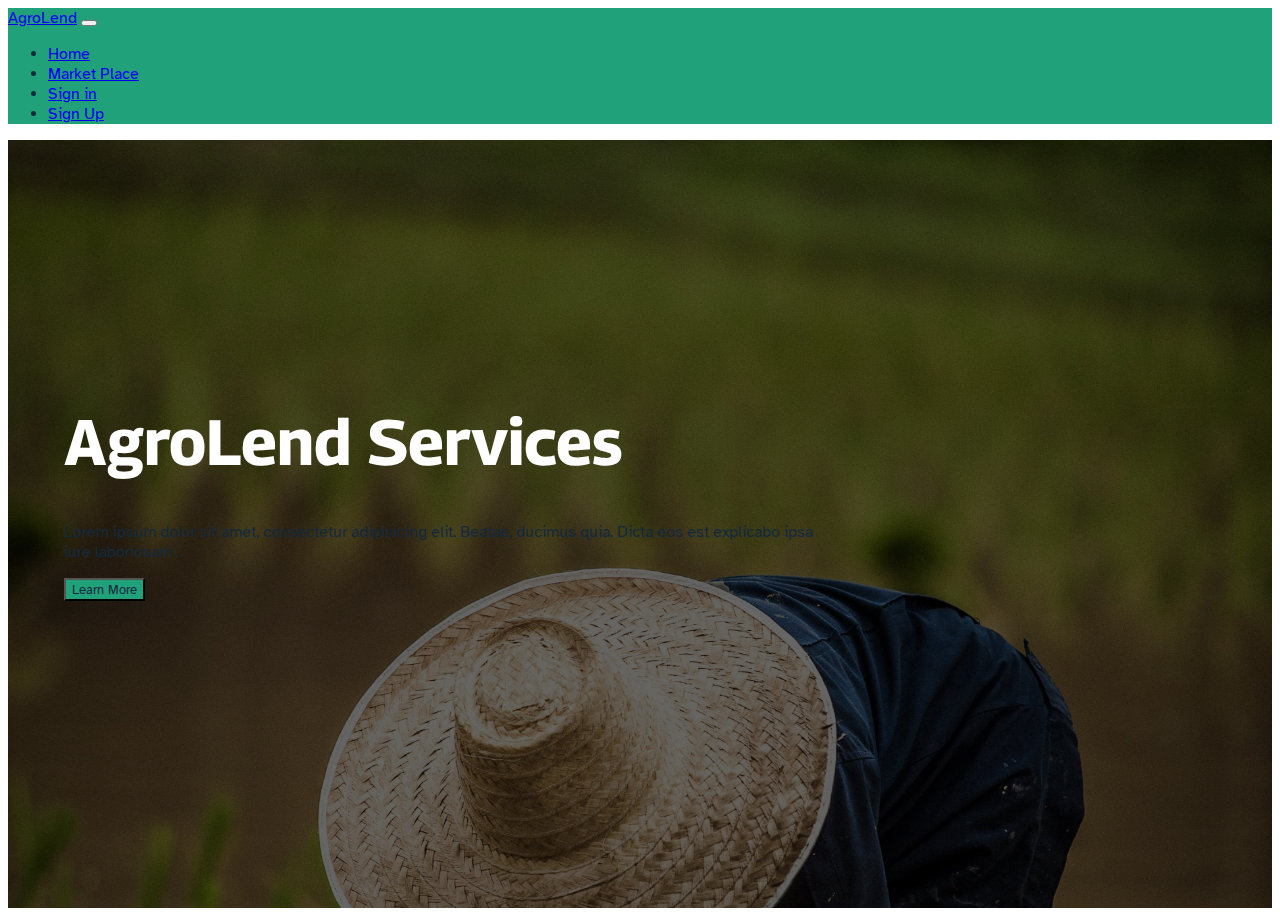
<file: index.html>
<!DOCTYPE html>
<html lang="en">
<head>
    <meta charset="UTF-8">
    <meta name="viewport" content="width=device-width, initial-scale=1.0">
    <link rel="preconnect" href="https://fonts.googleapis.com">
    <link rel="preconnect" href="https://fonts.gstatic.com" crossorigin>
    <link href="https://fonts.googleapis.com/css2?family=Atkinson+Hyperlegible&family=Georama:wght@600&display=swap"
          rel="stylesheet">
    <link rel="stylesheet" href="https://cdnjs.cloudflare.com/ajax/libs/bootstrap/5.1.0/css/bootstrap.min.css"
          integrity="sha512-F7WyTLiiiPqvu2pGumDR15med0MDkUIo5VTVyyfECR5DZmCnDhti9q5VID02ItWjq6fvDfMaBaDl2J3WdL1uxA=="
          crossorigin="anonymous" referrerpolicy="no-referrer"/>
    <link rel="stylesheet" href="https://cdnjs.cloudflare.com/ajax/libs/font-awesome/5.15.4/css/all.min.css"
          integrity="sha512-1ycn6IcaQQ40/MKBW2W4Rhis/DbILU74C1vSrLJxCq57o941Ym01SwNsOMqvEBFlcgUa6xLiPY/NS5R+E6ztJQ=="
          crossorigin="anonymous" referrerpolicy="no-referrer"/>
    <link rel="stylesheet" href="css/main.css">
    <title>AgroLend | Home</title>
</head>
<body>
<div class="wrapper">
    <div class="hero">
        <header>
            <nav class="navbar navbar-expand-lg navbar-dark bg-success px-5 py-3">
                <a class="navbar-brand" href="index.html">AgroLend</a>
                <button class="navbar-toggler" type="button" data-toggle="collapse" data-target="#navbarNav"
                        aria-controls="navbarNav" aria-expanded="false" aria-label="Toggle navigation">
                    <span class="navbar-toggler-icon"></span>
                </button>
                <div class="collapse navbar-collapse" id="navbarNav">
                    <ul class="navbar-nav ms-auto ps-3">
                        <li class="nav-item active">
                            <a class="nav-link active" href="index.html">Home <span class="sr-only">(current)</span></a>
                        </li>
                        <li class="nav-item">
                            <a class="nav-link" href="marketplace.html">Market Place</a>
                        </li>
                        <li class="nav-item">
                            <a class="nav-link" href="login.html">Sign in</a>
                        </li>
                        <li class="nav-item">
                            <a class="btn btn-light" role="button" href="register.html">Sign Up</a>
                        </li>
                    </ul>
                </div>
            </nav>
        </header>
        <img src="img/eduardo-prim-3u51-uLQICc-unsplash.jpg" class="hero-img" alt="">
        <div class="hero-content">
            <h1>AgroLend Services</h1>
            <p class="text-white fs-5">Lorem ipsum dolor sit amet, consectetur adipisicing elit. Beatae, ducimus quia.
                Dicta eos est explicabo ipsa iure laboriosam .</p>
            <button class="btn btn-success">Learn More</button>
        </div>
    </div>


</div>
<script src="https://cdnjs.cloudflare.com/ajax/libs/bootstrap/5.1.0/js/bootstrap.min.js"
        integrity="sha512-NWNl2ZLgVBoi6lTcMsHgCQyrZVFnSmcaa3zRv0L3aoGXshwoxkGs3esa9zwQHsChGRL4aLDnJjJJeP6MjPX46Q=="
        crossorigin="anonymous" referrerpolicy="no-referrer"></script>
</body>
</html>
</file>
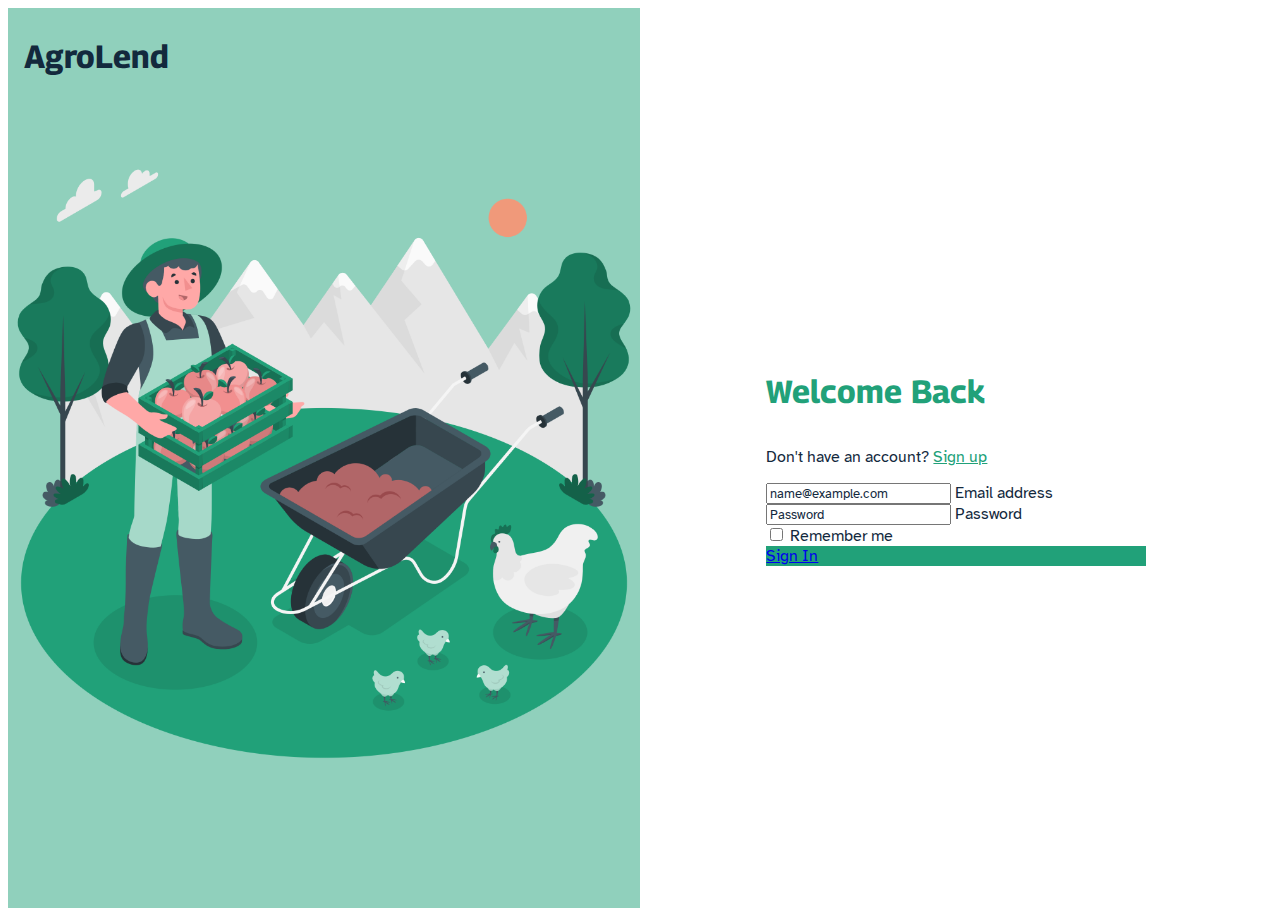
<file: login.html>
<!DOCTYPE html>
<html lang="en">
<head>
    <meta charset="UTF-8">
    <meta name="viewport" content="width=device-width, initial-scale=1.0">
    <link rel="preconnect" href="https://fonts.googleapis.com">
    <link rel="preconnect" href="https://fonts.gstatic.com" crossorigin>
    <link href="https://fonts.googleapis.com/css2?family=Atkinson+Hyperlegible&family=Georama:wght@600&display=swap"
          rel="stylesheet">
    <link rel="stylesheet" href="https://cdnjs.cloudflare.com/ajax/libs/bootstrap/5.1.0/css/bootstrap.min.css"
          integrity="sha512-F7WyTLiiiPqvu2pGumDR15med0MDkUIo5VTVyyfECR5DZmCnDhti9q5VID02ItWjq6fvDfMaBaDl2J3WdL1uxA=="
          crossorigin="anonymous" referrerpolicy="no-referrer"/>
    <link rel="stylesheet" href="https://cdnjs.cloudflare.com/ajax/libs/font-awesome/5.15.4/css/all.min.css"
          integrity="sha512-1ycn6IcaQQ40/MKBW2W4Rhis/DbILU74C1vSrLJxCq57o941Ym01SwNsOMqvEBFlcgUa6xLiPY/NS5R+E6ztJQ=="
          crossorigin="anonymous" referrerpolicy="no-referrer"/>
    <link rel="stylesheet" href="css/main.css">
    <title>AgroLend | Sign in</title>
</head>
<body>
<div class="wrapper">
    <div class="">
        <div class="login-container">
            <div class="login-img">
                <h1>AgroLend</h1>
                <img src="img/Farmer-amico.png" class="img-fluid" alt="">
            </div>
            <div class="login-section">
                <div class="login-card">
                    <h1 class="text-success">Welcome Back</h1>
                    <p>Don't have an account? <a href="register.html" class="text-success">Sign up</a></p>
                    <div class="form-floating mb-3">
                        <input type="email" class="form-control" id="floatingInput" placeholder="name@example.com">
                        <label for="floatingInput">Email address</label>
                    </div>
                    <div class="form-floating mb-3">
                        <input type="password" class="form-control" id="floatingPassword" placeholder="Password">
                        <label for="floatingPassword">Password</label>
                    </div>
                    <div class="form-check mb-3">
                        <input class="form-check-input " type="checkbox" value="" id="flexCheckDefault">
                        <label class="form-check-label" for="flexCheckDefault">
                            Remember me
                        </label>
                    </div>
                    <a class="btn btn-success btn-block" href="index.html" role="button">Sign In</a>
                </div>
            </div>
        </div>
    </div>
</div>

<script src="https://cdnjs.cloudflare.com/ajax/libs/bootstrap/5.1.0/js/bootstrap.min.js"
        integrity="sha512-NWNl2ZLgVBoi6lTcMsHgCQyrZVFnSmcaa3zRv0L3aoGXshwoxkGs3esa9zwQHsChGRL4aLDnJjJJeP6MjPX46Q=="
        crossorigin="anonymous" referrerpolicy="no-referrer"></script>
</body>
</html>
</file>
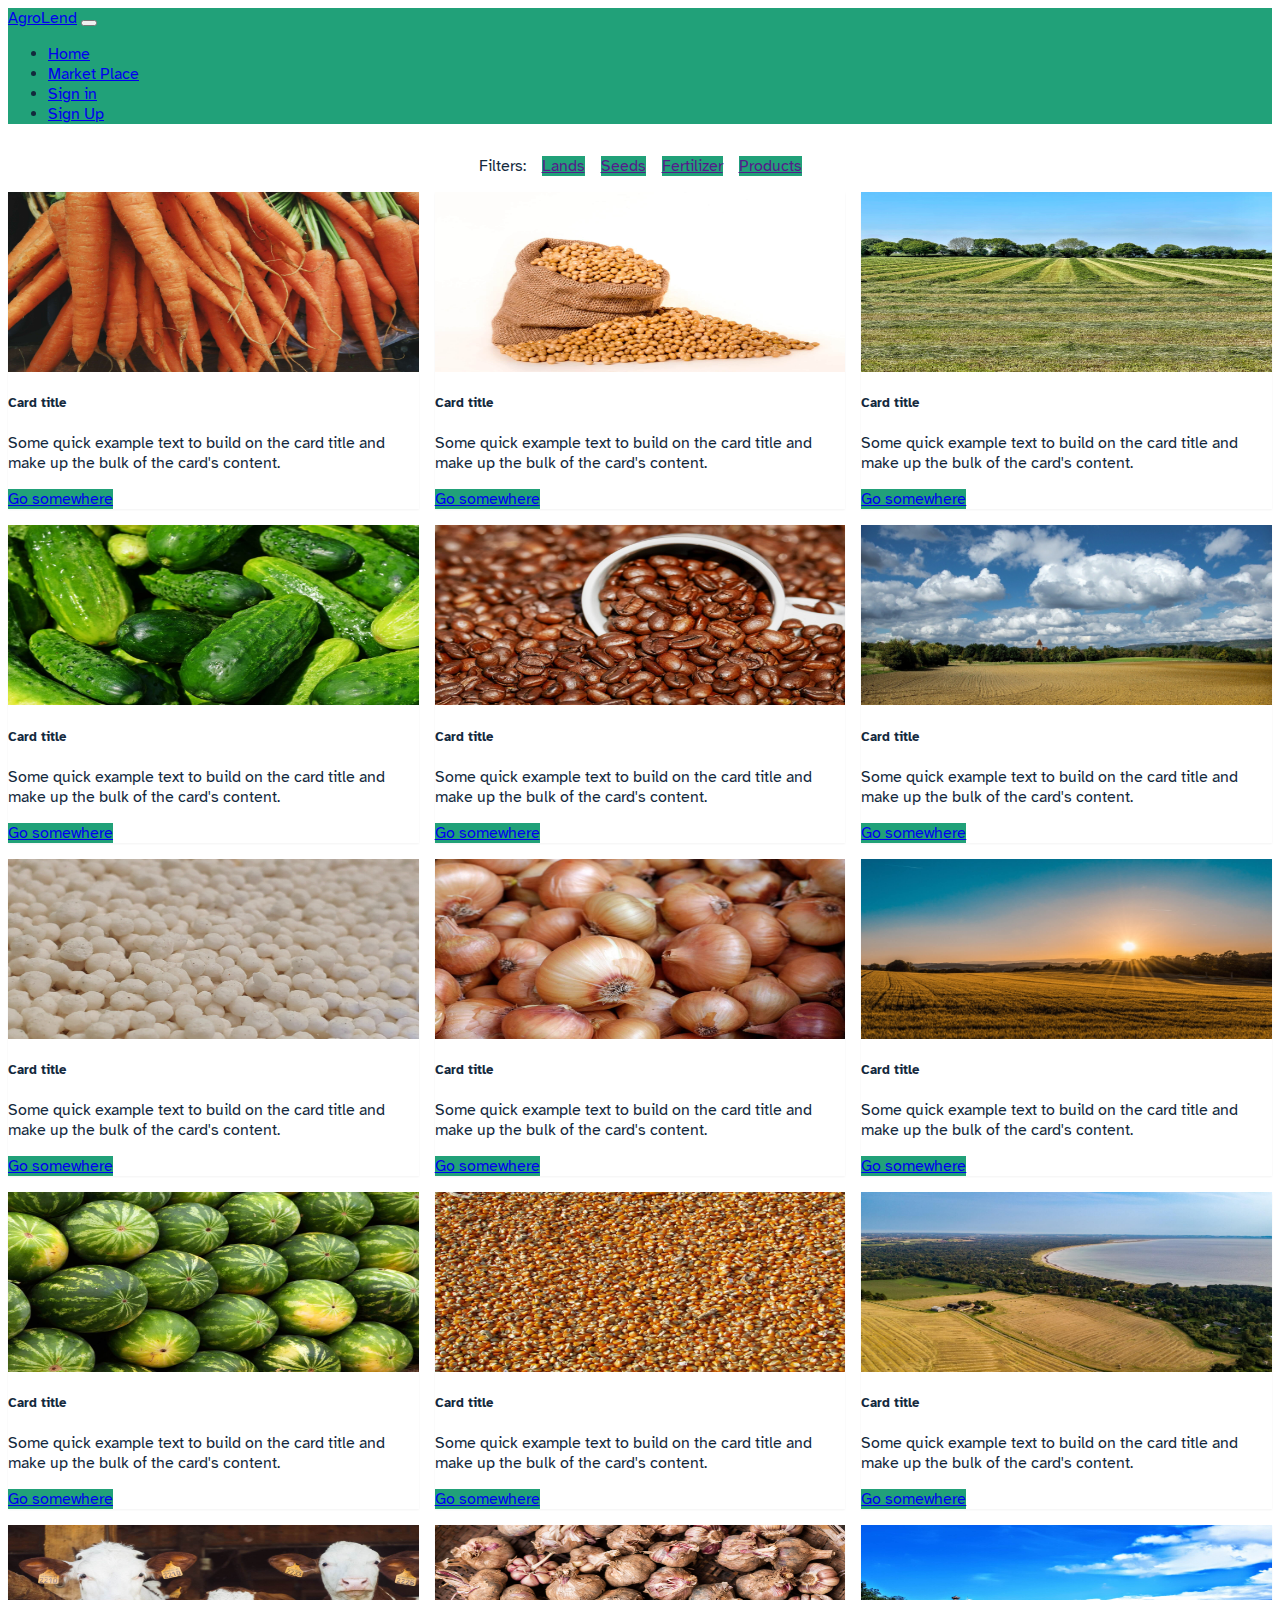
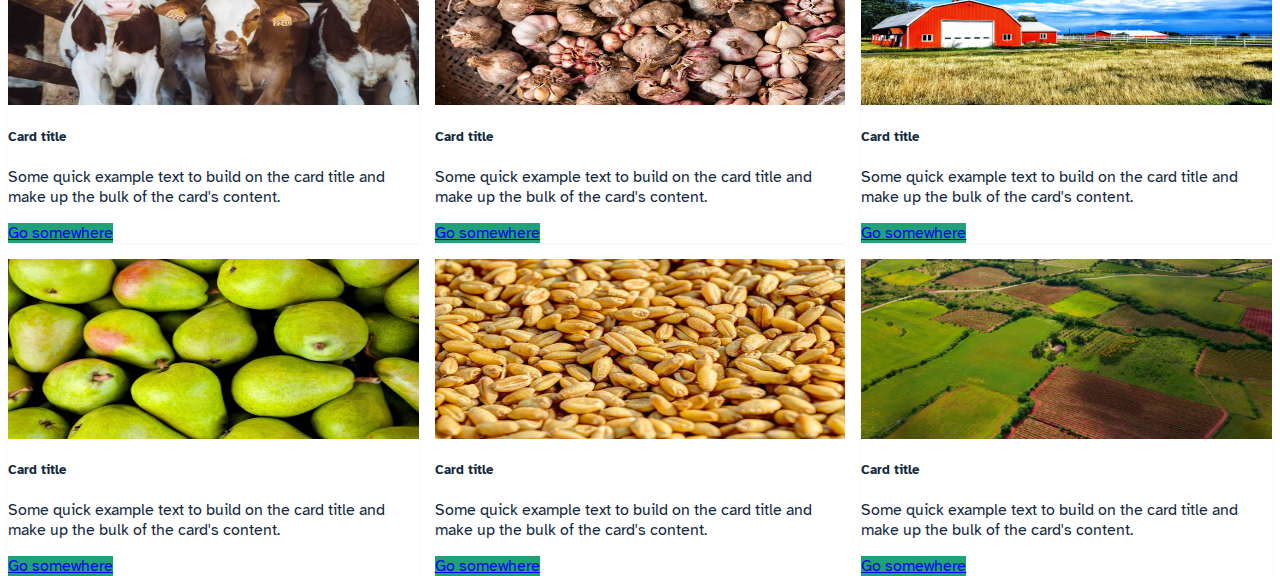
<file: marketplace.html>
<!DOCTYPE html>
<html lang="en">
<head>
    <meta charset="UTF-8">
    <meta name="viewport" content="width=device-width, initial-scale=1.0">
    <link rel="preconnect" href="https://fonts.googleapis.com">
    <link rel="preconnect" href="https://fonts.gstatic.com" crossorigin>
    <link href="https://fonts.googleapis.com/css2?family=Atkinson+Hyperlegible&family=Georama:wght@600&display=swap"
          rel="stylesheet">
    <link rel="stylesheet" href="https://cdnjs.cloudflare.com/ajax/libs/bootstrap/5.1.0/css/bootstrap.min.css"
          integrity="sha512-F7WyTLiiiPqvu2pGumDR15med0MDkUIo5VTVyyfECR5DZmCnDhti9q5VID02ItWjq6fvDfMaBaDl2J3WdL1uxA=="
          crossorigin="anonymous" referrerpolicy="no-referrer"/>
    <link rel="stylesheet" href="https://cdnjs.cloudflare.com/ajax/libs/font-awesome/5.15.4/css/all.min.css"
          integrity="sha512-1ycn6IcaQQ40/MKBW2W4Rhis/DbILU74C1vSrLJxCq57o941Ym01SwNsOMqvEBFlcgUa6xLiPY/NS5R+E6ztJQ=="
          crossorigin="anonymous" referrerpolicy="no-referrer"/>
    <link rel="stylesheet" href="css/main.css">
    <title>AgroLend | Marketplace</title>
</head>
<body>
<div class="wrapper">
    <header>
        <nav class="navbar navbar-expand-lg navbar-dark bg-success px-5 py-3">
            <a class="navbar-brand" href="index.html">AgroLend</a>
            <button class="navbar-toggler" type="button" data-toggle="collapse" data-target="#navbarNav"
                    aria-controls="navbarNav" aria-expanded="false" aria-label="Toggle navigation">
                <span class="navbar-toggler-icon"></span>
            </button>
            <div class="collapse navbar-collapse" id="navbarNav">
                <ul class="navbar-nav ms-auto ps-3">
                    <li class="nav-item active">
                        <a class="nav-link" href="index.html">Home <span class="sr-only">(current)</span></a>
                    </li>
                    <li class="nav-item">
                        <a class="nav-link active" href="marketplace.html">Market Place <span
                                class="sr-only">(current)</span></a>
                    </li>
                    <li class="nav-item">
                        <a class="nav-link" href="login.html">Sign in</a>
                    </li>
                    <li class="nav-item">
                        <a class="btn btn-light" role="button" href="register.html">Sign Up</a>
                    </li>
                </ul>
            </div>
        </nav>
    </header>
    <main class="container">
        <div class="market">
            <div class="filters my-3">
                <p class="fs-5 mb-0">Filters:</p>
                <a href="" class="px-3 py-1 rounded-pill bg-success text-white text-decoration-none">Lands</a>
                <a href="" class="px-3 py-1 rounded-pill bg-success text-white text-decoration-none">Seeds</a>
                <a href="" class="px-3 py-1 rounded-pill bg-success text-white text-decoration-none">Fertilizer</a>
                <a href="" class="px-3 py-1 rounded-pill bg-success text-white text-decoration-none">Products</a>
            </div>
            <div class="items-grid container mt-5 mb-5">
                <div class="g-col-4">
                    <div class="card">
                        <div class="card-img-top" style="height: 180px; width: 100%;">
                            <img src="img/harshal-s-hirve-yNB8niq1qCk-unsplash.jpg" class="img-fluid card-img" alt="">
                        </div>
                        <div class="card-body">
                            <h5 class="card-title">Card title</h5>
                            <p class="card-text">Some quick example text to build on the card title and make up the bulk
                                of the card's content.</p>
                            <a href="product.html" class="btn btn-success">Go somewhere</a>
                        </div>
                    </div>
                </div>
                <div class="g-col-4">
                    <div class="card">
                        <div class="card-img-top" style="height: 180px; width: 100%;">
                            <img src="img/soybeans-2039642_1920.jpg" class="img-fluid card-img" alt="">
                        </div>
                        <div class="card-body">
                            <h5 class="card-title">Card title</h5>
                            <p class="card-text">Some quick example text to build on the card title and make up the bulk
                                of the card's content.</p>
                            <a href="#" class="btn btn-success">Go somewhere</a>
                        </div>
                    </div>
                </div>
                <div class="g-col-4">
                    <div class="card">
                        <div class="card-img-top" style="height: 180px; width: 100%;">
                            <img src="img/bill-eccles-9r3WhfQhAX8-unsplash.jpg" class="img-fluid card-img" alt="">
                        </div>
                        <div class="card-body">
                            <h5 class="card-title">Card title</h5>
                            <p class="card-text">Some quick example text to build on the card title and make up the bulk
                                of the card's content.</p>
                            <a href="#" class="btn btn-success">Go somewhere</a>
                        </div>
                    </div>
                </div>
                <div class="g-col-4">
                    <div class="card">
                        <div class="card-img-top" style="height: 180px; width: 100%;">
                            <img src="img/cucumbers-849269_1920.jpg" class="img-fluid card-img" alt="">
                        </div>
                        <div class="card-body">
                            <h5 class="card-title">Card title</h5>
                            <p class="card-text">Some quick example text to build on the card title and make up the bulk
                                of the card's content.</p>
                            <a href="#" class="btn btn-success">Go somewhere</a>
                        </div>
                    </div>
                </div>
                <div class="g-col-4">
                    <div class="card">
                        <div class="card-img-top" style="height: 180px; width: 100%;">
                            <img src="img/coffee-3392159_1920.jpg" class="img-fluid card-img" alt="">
                        </div>
                        <div class="card-body">
                            <h5 class="card-title">Card title</h5>
                            <p class="card-text">Some quick example text to build on the card title and make up the bulk
                                of the card's content.</p>
                            <a href="#" class="btn btn-success">Go somewhere</a>
                        </div>
                    </div>
                </div>
                <div class="g-col-4">
                    <div class="card">
                        <div class="card-img-top" style="height: 180px; width: 100%;">
                            <img src="img/farm-972717_1920.jpg" class="img-fluid card-img" alt="">
                        </div>
                        <div class="card-body">
                            <h5 class="card-title">Card title</h5>
                            <p class="card-text">Some quick example text to build on the card title and make up the bulk
                                of the card's content.</p>
                            <a href="#" class="btn btn-success">Go somewhere</a>
                        </div>
                    </div>
                </div>
                <div class="g-col-4">
                    <div class="card">
                        <div class="card-img-top" style="height: 180px; width: 100%;">
                            <img src="img/fertilizer-5201380_1920.jpg" class="img-fluid card-img" alt="">
                        </div>
                        <div class="card-body">
                            <h5 class="card-title">Card title</h5>
                            <p class="card-text">Some quick example text to build on the card title and make up the bulk
                                of the card's content.</p>
                            <a href="#" class="btn btn-success">Go somewhere</a>
                        </div>
                    </div>
                </div>
                <div class="g-col-4">
                    <div class="card">
                        <div class="card-img-top" style="height: 180px; width: 100%;">
                            <img src="img/onions-1397037_1920.jpg" class="img-fluid card-img" alt="">
                        </div>
                        <div class="card-body">
                            <h5 class="card-title">Card title</h5>
                            <p class="card-text">Some quick example text to build on the card title and make up the bulk
                                of the card's content.</p>
                            <a href="#" class="btn btn-success">Go somewhere</a>
                        </div>
                    </div>
                </div>
                <div class="g-col-4">
                    <div class="card">
                        <div class="card-img-top" style="height: 180px; width: 100%;">
                            <img src="img/federico-respini-sYffw0LNr7s-unsplash.jpg" class="img-fluid card-img" alt="">
                        </div>
                        <div class="card-body">
                            <h5 class="card-title">Card title</h5>
                            <p class="card-text">Some quick example text to build on the card title and make up the bulk
                                of the card's content.</p>
                            <a href="#" class="btn btn-success">Go somewhere</a>
                        </div>
                    </div>
                </div>
                <div class="g-col-4">
                    <div class="card">
                        <div class="card-img-top" style="height: 180px; width: 100%;">
                            <img src="img/watermelons-2636_1920.jpg" class="img-fluid card-img" alt="">
                        </div>
                        <div class="card-body">
                            <h5 class="card-title">Card title</h5>
                            <p class="card-text">Some quick example text to build on the card title and make up the bulk
                                of the card's content.</p>
                            <a href="#" class="btn btn-success">Go somewhere</a>
                        </div>
                    </div>
                </div>
                <div class="g-col-4">
                    <div class="card">
                        <div class="card-img-top" style="height: 180px; width: 100%;">
                            <img src="img/corn-264520_1920.jpg" class="img-fluid card-img" alt="">
                        </div>
                        <div class="card-body">
                            <h5 class="card-title">Card title</h5>
                            <p class="card-text">Some quick example text to build on the card title and make up the bulk
                                of the card's content.</p>
                            <a href="#" class="btn btn-success">Go somewhere</a>
                        </div>
                    </div>
                </div>
                <div class="g-col-4">
                    <div class="card">
                        <div class="card-img-top" style="height: 180px; width: 100%;">
                            <img src="img/rahbek-media-ULYOjiwEs5Y-unsplash.jpg" class="img-fluid card-img" alt="">
                        </div>
                        <div class="card-body">
                            <h5 class="card-title">Card title</h5>
                            <p class="card-text">Some quick example text to build on the card title and make up the bulk
                                of the card's content.</p>
                            <a href="#" class="btn btn-success">Go somewhere</a>
                        </div>
                    </div>
                </div>
                <div class="g-col-4">
                    <div class="card">
                        <div class="card-img-top" style="height: 180px; width: 100%;">
                            <img src="img/annie-spratt-JMjNnQ2xFoY-unsplash.jpg" class="img-fluid card-img" alt="">
                        </div>
                        <div class="card-body">
                            <h5 class="card-title">Card title</h5>
                            <p class="card-text">Some quick example text to build on the card title and make up the bulk
                                of the card's content.</p>
                            <a href="#" class="btn btn-success">Go somewhere</a>
                        </div>
                    </div>
                </div>
                <div class="g-col-4">
                    <div class="card">
                        <div class="card-img-top" style="height: 180px; width: 100%;">
                            <img src="img/joey-huang-ZnYs2sGzfvo-unsplash.jpg" class="img-fluid card-img" alt="">
                        </div>
                        <div class="card-body">
                            <h5 class="card-title">Card title</h5>
                            <p class="card-text">Some quick example text to build on the card title and make up the bulk
                                of the card's content.</p>
                            <a href="#" class="btn btn-success">Go somewhere</a>
                        </div>
                    </div>
                </div>
                <div class="g-col-4">
                    <div class="card">
                        <div class="card-img-top" style="height: 180px; width: 100%;">
                            <img src="img/benoit-debaix-EoIXZXoe-nw-unsplash.jpg" class="img-fluid card-img" alt="">
                        </div>
                        <div class="card-body">
                            <h5 class="card-title">Card title</h5>
                            <p class="card-text">Some quick example text to build on the card title and make up the bulk
                                of the card's content.</p>
                            <a href="#" class="btn btn-success">Go somewhere</a>
                        </div>
                    </div>
                </div>
                <div class="g-col-4">
                    <div class="card">
                        <div class="card-img-top" style="height: 180px; width: 100%;">
                            <img src="img/fruits-1534494_1920.jpg" class="img-fluid card-img" alt="">
                        </div>
                        <div class="card-body">
                            <h5 class="card-title">Card title</h5>
                            <p class="card-text">Some quick example text to build on the card title and make up the bulk
                                of the card's content.</p>
                            <a href="#" class="btn btn-success">Go somewhere</a>
                        </div>
                    </div>
                </div>
                <div class="g-col-4">
                    <div class="card">
                        <div class="card-img-top" style="height: 180px; width: 100%;">
                            <img src="img/wheat-381848_1920.jpg" class="img-fluid card-img" alt="">
                        </div>
                        <div class="card-body">
                            <h5 class="card-title">Card title</h5>
                            <p class="card-text">Some quick example text to build on the card title and make up the bulk
                                of the card's content.</p>
                            <a href="#" class="btn btn-success">Go somewhere</a>
                        </div>
                    </div>
                </div>
                <div class="g-col-4">
                    <div class="card">
                        <div class="card-img-top" style="height: 180px; width: 100%;">
                            <img src="img/gautier-pfeiffer-WPapb9IqRKw-unsplash.jpg" class="img-fluid card-img" alt="">
                        </div>
                        <div class="card-body">
                            <h5 class="card-title">Card title</h5>
                            <p class="card-text">Some quick example text to build on the card title and make up the bulk
                                of the card's content.</p>
                            <a href="#" class="btn btn-success">Go somewhere</a>
                        </div>
                    </div>
                </div>

            </div>
        </div>
    </main>
</div>
</body>
</html>
</file>
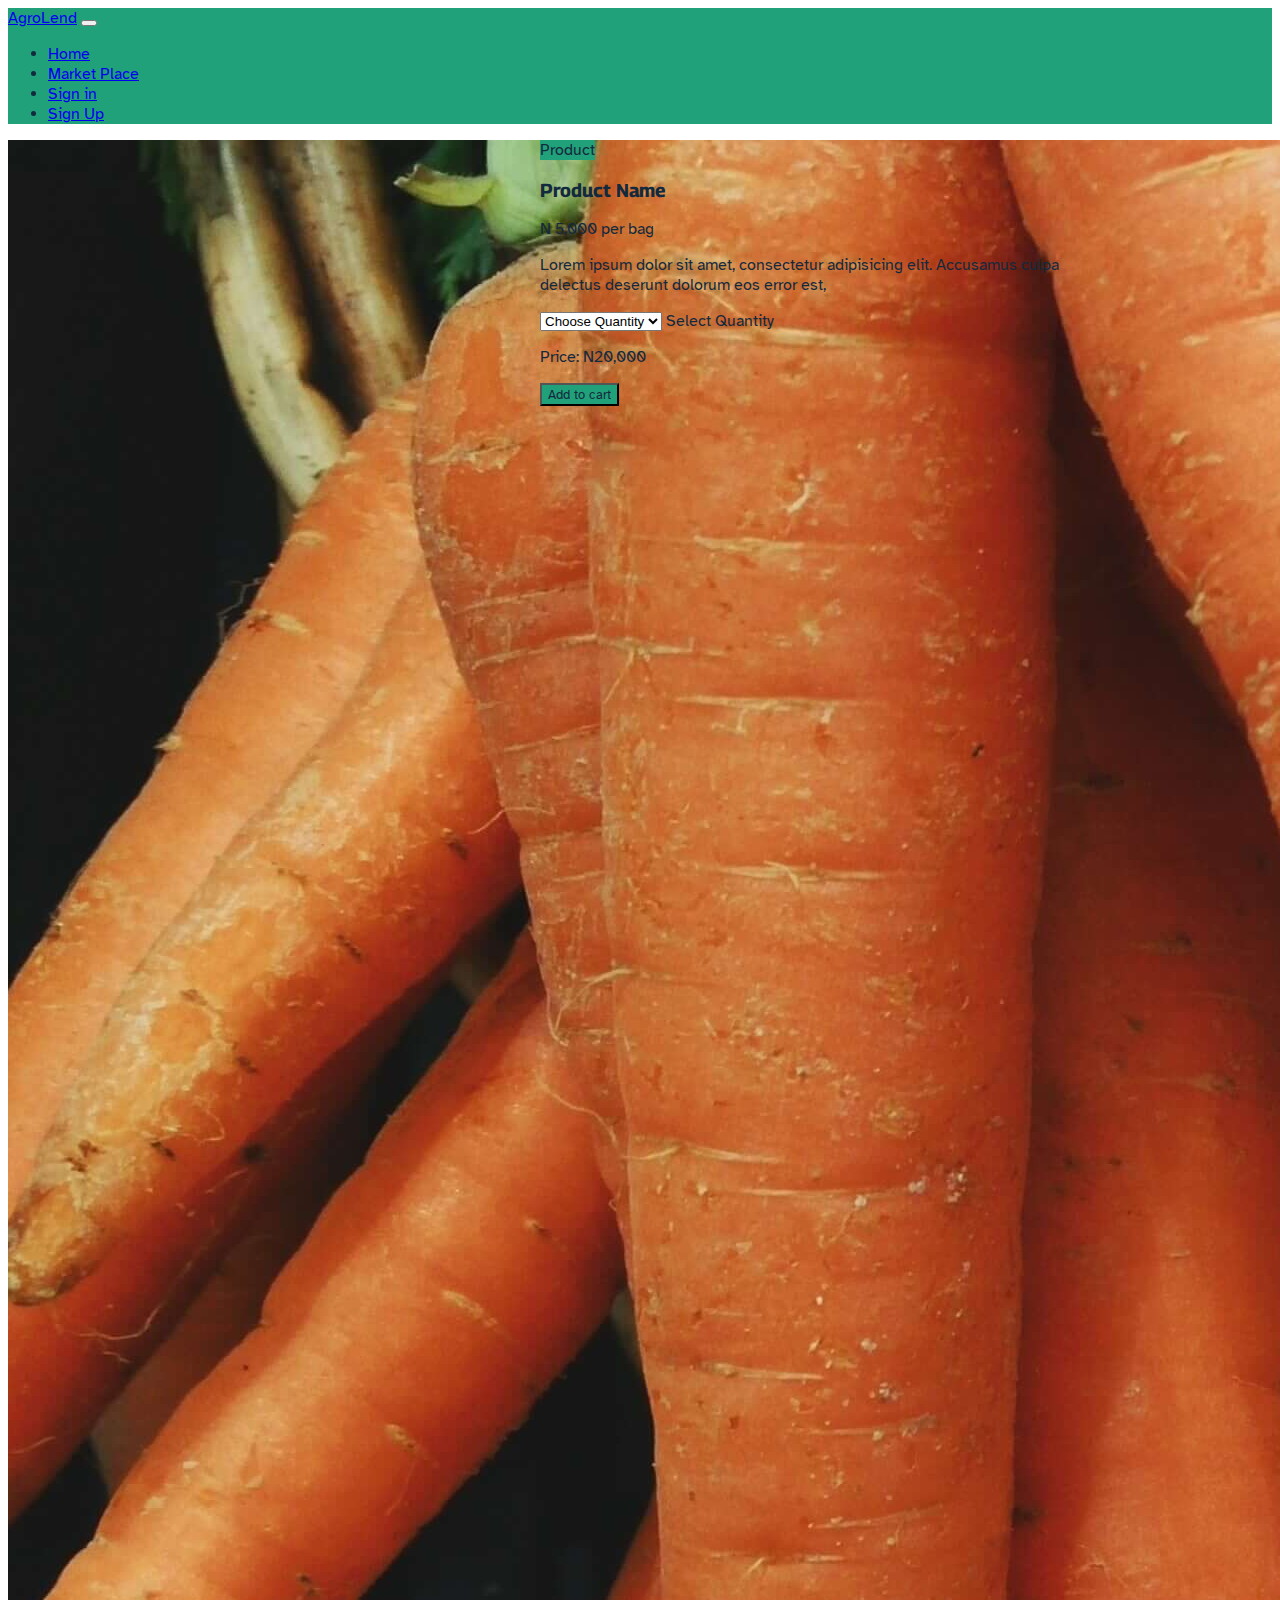
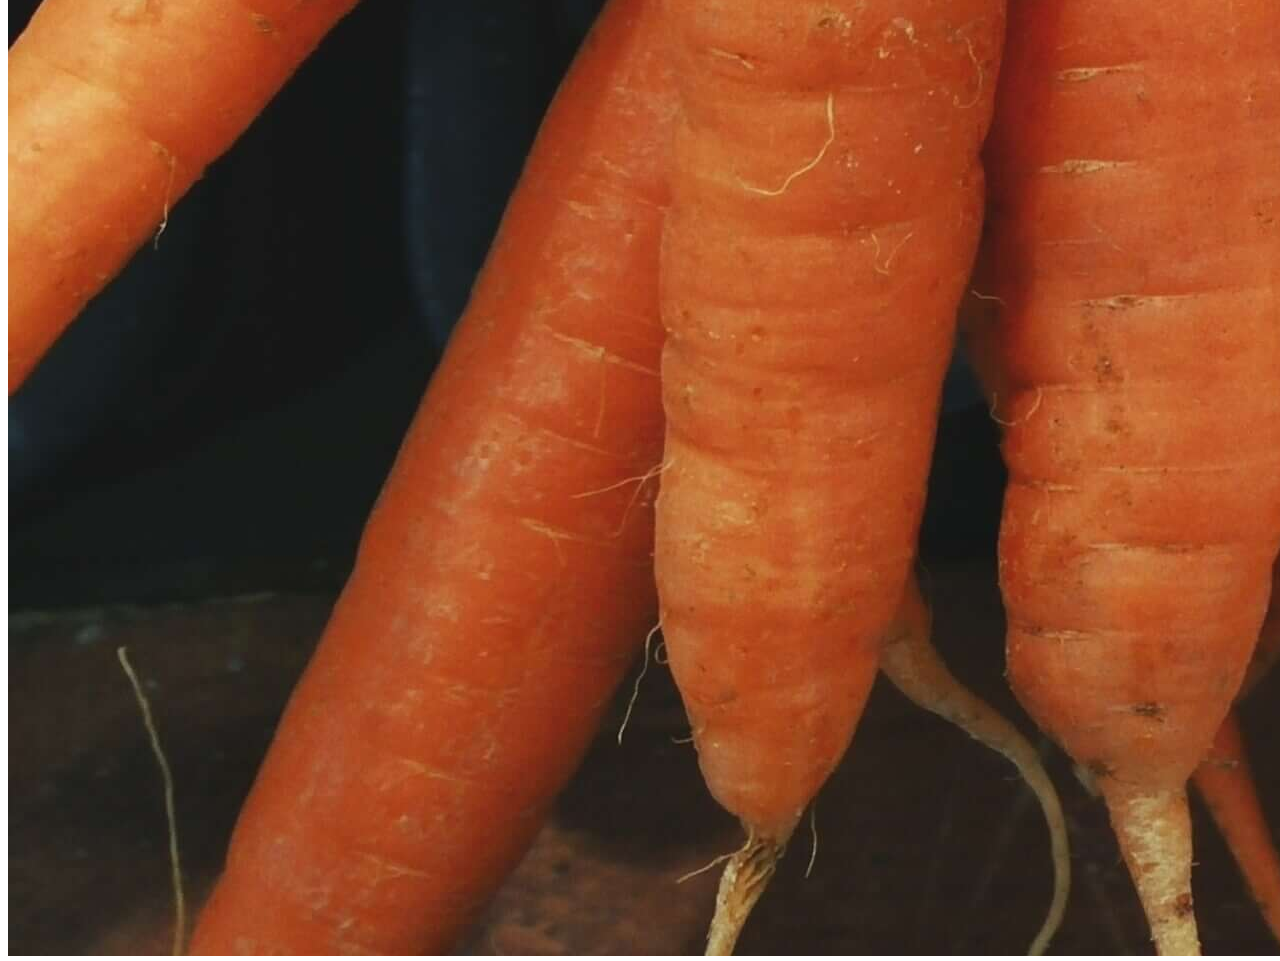
<file: product.html>
<!DOCTYPE html>
<html lang="en">
<head>
    <meta charset="UTF-8">
    <meta name="viewport" content="width=device-width, initial-scale=1.0">
    <link rel="preconnect" href="https://fonts.googleapis.com">
    <link rel="preconnect" href="https://fonts.gstatic.com" crossorigin>
    <link href="https://fonts.googleapis.com/css2?family=Atkinson+Hyperlegible&family=Georama:wght@600&display=swap"
          rel="stylesheet">
    <link rel="stylesheet" href="https://cdnjs.cloudflare.com/ajax/libs/bootstrap/5.1.0/css/bootstrap.min.css"
          integrity="sha512-F7WyTLiiiPqvu2pGumDR15med0MDkUIo5VTVyyfECR5DZmCnDhti9q5VID02ItWjq6fvDfMaBaDl2J3WdL1uxA=="
          crossorigin="anonymous" referrerpolicy="no-referrer"/>
    <link rel="stylesheet" href="https://cdnjs.cloudflare.com/ajax/libs/font-awesome/5.15.4/css/all.min.css"
          integrity="sha512-1ycn6IcaQQ40/MKBW2W4Rhis/DbILU74C1vSrLJxCq57o941Ym01SwNsOMqvEBFlcgUa6xLiPY/NS5R+E6ztJQ=="
          crossorigin="anonymous" referrerpolicy="no-referrer"/>
    <link rel="stylesheet" href="css/main.css">
    <title>AgroLend | Product</title>
</head>
<body>
<div class="wrapper">
    <header>
        <nav class="navbar navbar-expand-lg navbar-dark bg-success px-5 py-3">
            <a class="navbar-brand" href="index.html">AgroLend</a>
            <button class="navbar-toggler" type="button" data-toggle="collapse" data-target="#navbarNav"
                    aria-controls="navbarNav" aria-expanded="false" aria-label="Toggle navigation">
                <span class="navbar-toggler-icon"></span>
            </button>
            <div class="collapse navbar-collapse" id="navbarNav">
                <ul class="navbar-nav ms-auto ps-3">
                    <li class="nav-item active">
                        <a class="nav-link" href="index.html">Home <span class="sr-only">(current)</span></a>
                    </li>
                    <li class="nav-item">
                        <a class="nav-link active" href="marketplace.html">Market Place <span
                                class="sr-only">(current)</span></a>
                    </li>
                    <li class="nav-item">
                        <a class="nav-link" href="login.html">Sign in</a>
                    </li>
                    <li class="nav-item">
                        <a class="btn btn-light" role="button" href="register.html">Sign Up</a>
                    </li>
                </ul>
            </div>
        </nav>
    </header>
    <main class="container">
        <div class="grid mt-5">
            <div class="product-img">
                <img src="img/harshal-s-hirve-yNB8niq1qCk-unsplash.jpg" class="img-fluid img-thumbnail" alt="">
            </div>
            <div class="product-desc ">
                <span class="badge rounded-pill bg-success">Product</span>
                <div>
                    <h3>Product Name</h3>
                    <p class="text-secondary fw-bold">N 5,000 per bag</p>
                </div>
                <div>
                    <p>Lorem ipsum dolor sit amet, consectetur adipisicing elit. Accusamus culpa delectus deserunt
                        dolorum eos error est,
                    </p>
                </div>
                <div class="d-flex justify-content-between align-items-center">
                    <div class="form-floating mb-3 w-50">
                        <select class="form-select" id="floatingSelect" aria-label="Floating label select example">
                            <option value="0">Choose Quantity</option>
                            <option value="farmer">25</option>
                            <option value="supplier">50</option>
                            <option value="land-owner">75</option>
                            <option value="buyer">100</option>
                        </select>
                        <label for="floatingSelect">Select Quantity</label>
                    </div>
                    <div>
                        <p class="fw-bold fs-5">Price: N20,000</p>
                    </div>
                </div>
                    <button class="btn btn-block btn-success w-100">Add to cart</button>
                <table>
                    <thead>
                    <tr>
                        <th></th>
                    </tr>
                    </thead>
                </table>
            </div>
        </div>

    </main>
</div>

<script src="https://cdnjs.cloudflare.com/ajax/libs/bootstrap/5.1.0/js/bootstrap.min.js"
        integrity="sha512-NWNl2ZLgVBoi6lTcMsHgCQyrZVFnSmcaa3zRv0L3aoGXshwoxkGs3esa9zwQHsChGRL4aLDnJjJJeP6MjPX46Q=="
        crossorigin="anonymous" referrerpolicy="no-referrer"></script>
</body>
</html>
</file>
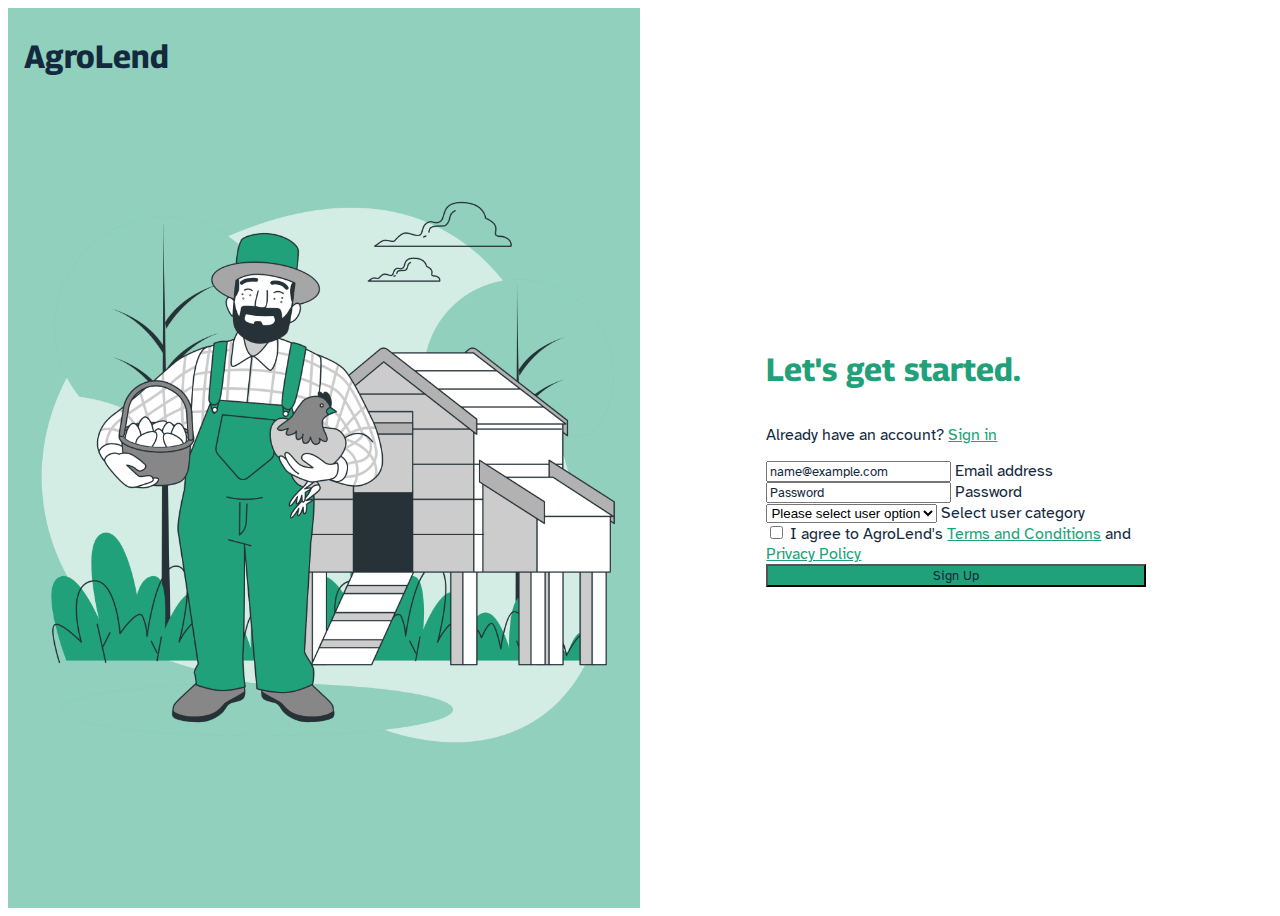
<file: register.html>
<!DOCTYPE html>
<html lang="en">
<head>
    <meta charset="UTF-8">
    <meta name="viewport" content="width=device-width, initial-scale=1.0">
    <link rel="preconnect" href="https://fonts.googleapis.com">
    <link rel="preconnect" href="https://fonts.gstatic.com" crossorigin>
    <link href="https://fonts.googleapis.com/css2?family=Atkinson+Hyperlegible&family=Georama:wght@600&display=swap"
          rel="stylesheet">
    <link rel="stylesheet" href="https://cdnjs.cloudflare.com/ajax/libs/bootstrap/5.1.0/css/bootstrap.min.css"
          integrity="sha512-F7WyTLiiiPqvu2pGumDR15med0MDkUIo5VTVyyfECR5DZmCnDhti9q5VID02ItWjq6fvDfMaBaDl2J3WdL1uxA=="
          crossorigin="anonymous" referrerpolicy="no-referrer"/>
    <link rel="stylesheet" href="https://cdnjs.cloudflare.com/ajax/libs/font-awesome/5.15.4/css/all.min.css"
          integrity="sha512-1ycn6IcaQQ40/MKBW2W4Rhis/DbILU74C1vSrLJxCq57o941Ym01SwNsOMqvEBFlcgUa6xLiPY/NS5R+E6ztJQ=="
          crossorigin="anonymous" referrerpolicy="no-referrer"/>
    <link rel="stylesheet" href="css/main.css">
    <title>AgroLend | Sign Up</title>
</head>
<body>
<div class="wrapper">
    <div class="">
        <div class="login-container">
            <div class="login-img">
                <h1>AgroLend</h1>
                <img src="img/Farmer-bro.png" class="img-fluid" alt="">
            </div>
            <div class="login-section">
                <div class="login-card">
                    <h1 class="text-success">Let's get started.</h1>
                    <p>Already have an account? <a href="login.html" class="text-success">Sign in</a></p>
                    <div class="form-floating mb-3">
                        <input type="email" class="form-control" id="floatingInput" placeholder="name@example.com">
                        <label for="floatingInput">Email address</label>
                    </div>
                    <div class="form-floating mb-3">
                        <input type="password" class="form-control" id="floatingPassword" placeholder="Password">
                        <label for="floatingPassword">Password</label>
                    </div>
                    <div class="form-floating mb-3">
                        <select class="form-select" id="floatingSelect" aria-label="Floating label select example">
                            <option value="0">Please select user option</option>
                            <option value="farmer">Farmer</option>
                            <option value="supplier">Supply Company</option>
                            <option value="land-owner">Land Owner</option>
                            <option value="buyer">Buyer</option>
                        </select>
                        <label for="floatingSelect">Select user category</label>
                    </div>
                    <div class="form-check mb-3">
                        <input class="form-check-input " type="checkbox" value="" id="flexCheckDefault">
                        <label class="form-check-label" for="flexCheckDefault">
                            I agree to AgroLend's <a href="#" class="text-success">Terms and Conditions</a> and <a
                                href="#"
                                class="text-success">Privacy
                            Policy</a>
                        </label>
                    </div>
                    <button class="btn btn-success btn-block">Sign Up</button>
                </div>
            </div>
        </div>
    </div>
</div>

<script src="https://cdnjs.cloudflare.com/ajax/libs/bootstrap/5.1.0/js/bootstrap.min.js"
        integrity="sha512-NWNl2ZLgVBoi6lTcMsHgCQyrZVFnSmcaa3zRv0L3aoGXshwoxkGs3esa9zwQHsChGRL4aLDnJjJJeP6MjPX46Q=="
        crossorigin="anonymous" referrerpolicy="no-referrer"></script>
</body>
</html>
</file>
<file: css/main.css>
h1, h2, h3, h4 {
    font-family: 'Georama', sans-serif;
}

p, span, button, label, li, div, ::placeholder {
    font-family: 'Atkinson Hyperlegible', sans-serif;
    color: #13293d;
}

.text-success {
    color: #21a179 !important;
}

.bg-success, .btn-success {
    background: #21a179 !important;
}

body {
    font-size: 16px;
}

.wrapper {
    width: 100%;
    height: 100vh;
}

.hero {
    width: 100%;
    overflow: hidden;
    height: 100vh;
}

.hero-content {
    position: absolute;
    top: 40%;
    left: 5%;
    color: #fff;
    font-family: 'Roboto', sans-serif;
    width: 60%;
}

.hero-content h1 {
    font-size: 4rem;
}

.hero-img {
    width: 100%;
    height: 100vh;
    object-fit: cover;
    filter: brightness(.4);
}

.login-container {
    height: 100vh;
    display: flex;
    width: 100%;
    align-items: center;
    overflow-y: hidden;
}

.login-img h1 {
    position: absolute;
    top: 0;
    padding: 1rem;
    color: #13293d;
}

.login-img {
    width: 50%;
    display: flex;
    justify-content: center;
    flex-direction: column;
    height: 100%;
    background: #90d0bc;
}

.login-img img {
    width: 100%;
}

.login-section {
    display: flex;
    flex-direction: column;
    align-items: center;
    justify-content: center;
    width: 50%;
}

.login-card {
    display: flex;
    flex-direction: column;
    justify-content: center;
    width: 60%;
}

.market {
    display: flex;
    flex-direction: column;
    width: 100%;
    height: 100%;
}

.items-grid {
    width: 100%;
    display: grid;
    grid-template-columns: repeat(3, 1fr);
    gap: 1em;
}

.filters {
    display: flex;
    align-items: center;
    justify-content: center;
    gap: 1rem;
}

.card-img {
    width: 100%;
    height: 100%;
}

.g-col-4 {
    box-shadow: rgba(0, 0, 0, 0.05) 0 1px 2px 0;
    transition: .2s ease-in;
}

.g-col-4:hover {
    box-shadow: rgba(0, 0, 0, 0.1) 0px 1px 3px 0px, rgba(0, 0, 0, 0.06) 0px 1px 2px 0px;
}

.grid {
    display: grid;
    grid-template-columns: 500px 1fr;
    gap: 2rem;
    place-content: center;
    /*place-items: center;*/
}

.product-desc {
    width: 75%;
}
</file>
